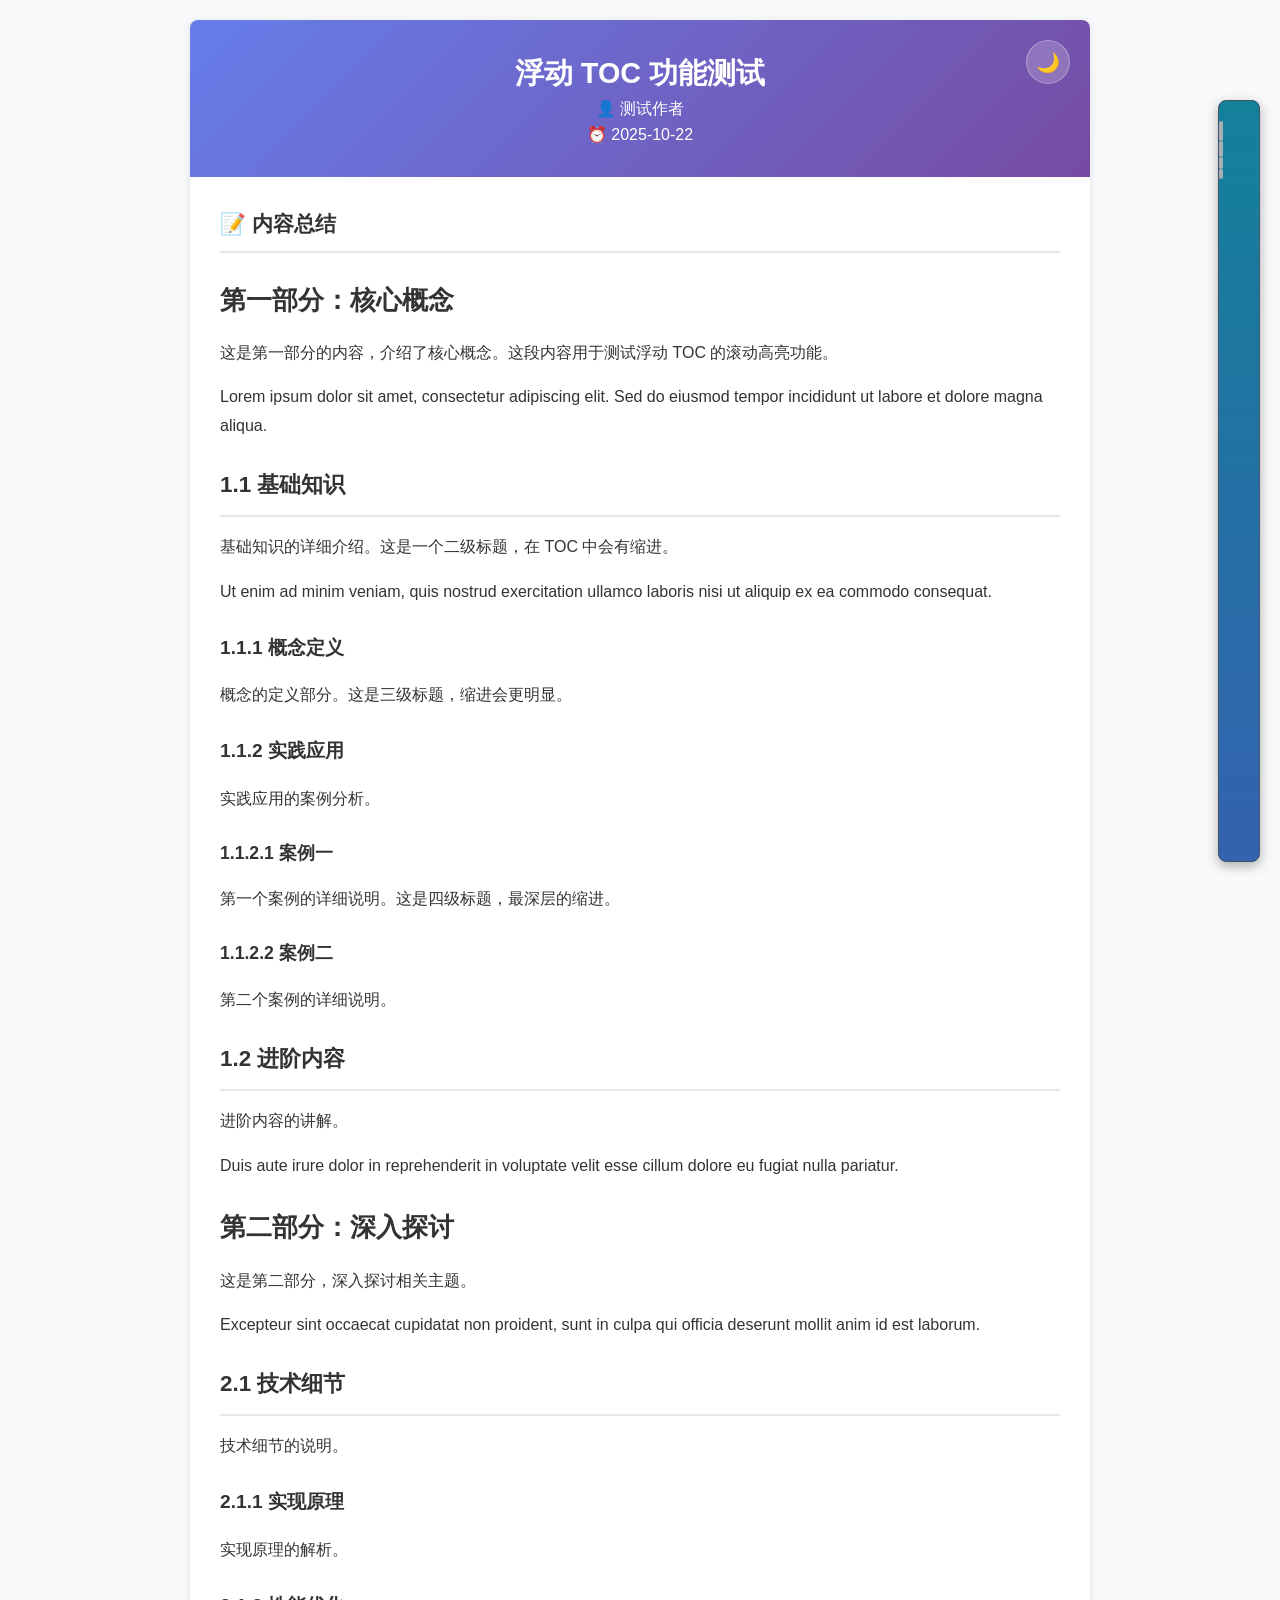
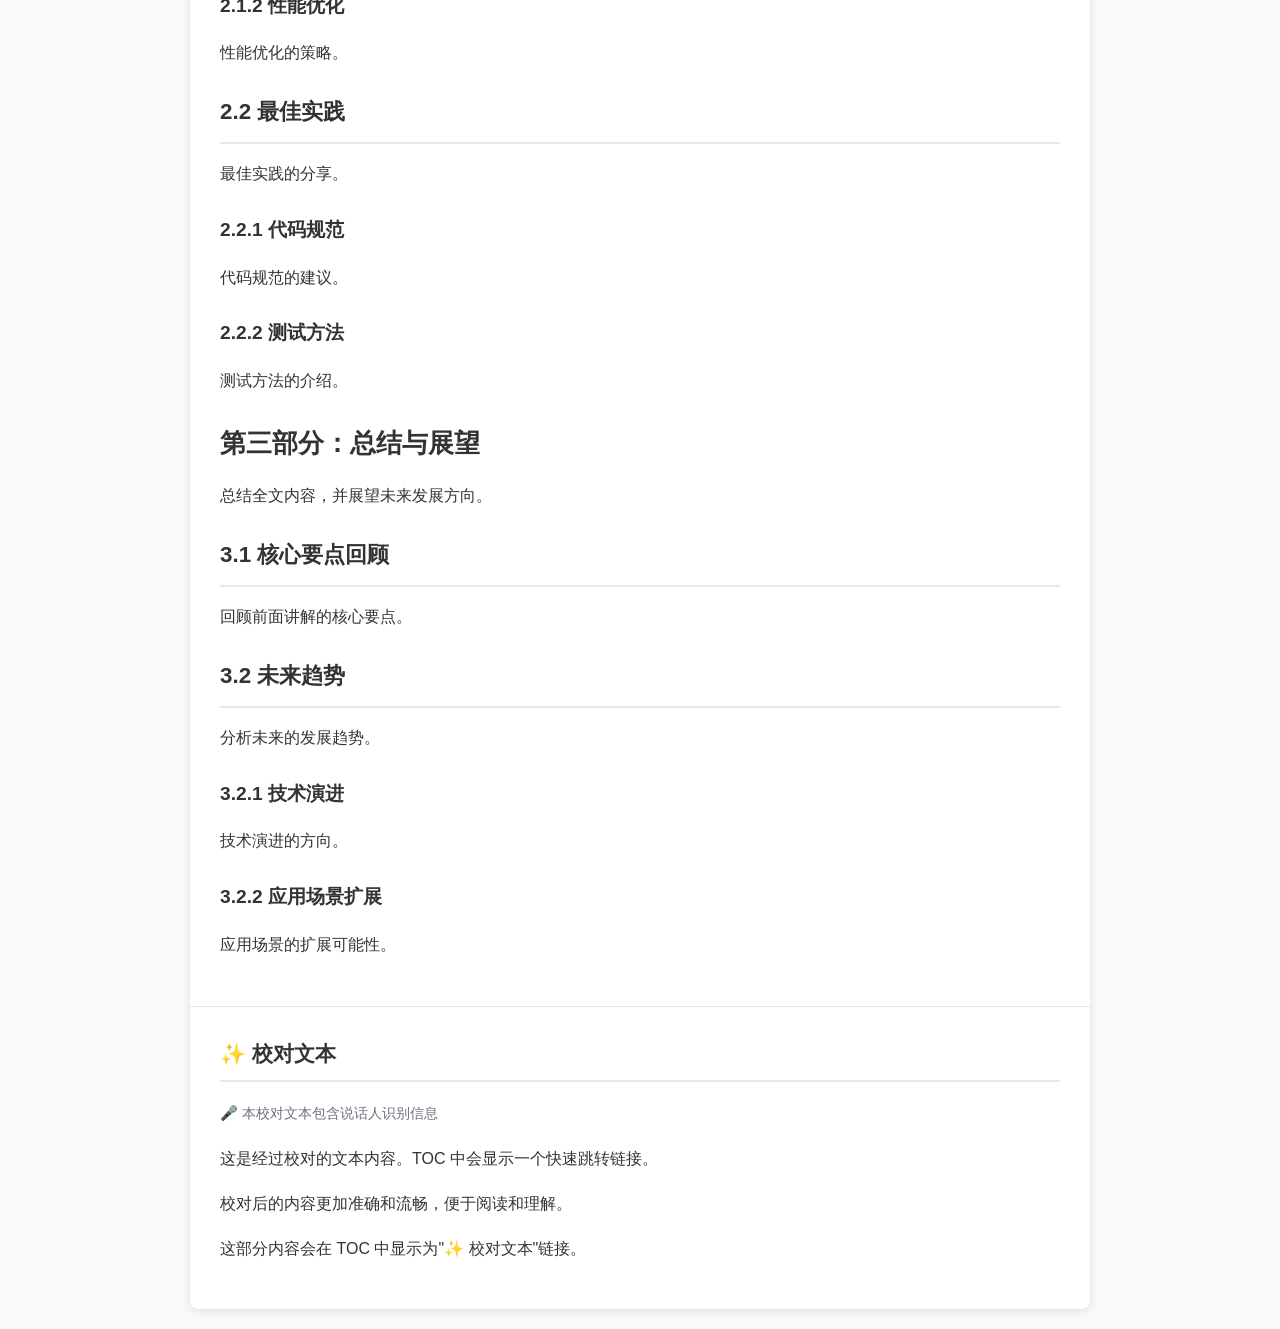
<file: tests/features/test_floating_toc.html>
<!DOCTYPE html>
<html lang="zh-CN">
<head>
    <meta charset="utf-8">
    <meta name="viewport" content="width=device-width, initial-scale=1.0">
    <title>浮动 TOC 功能测试</title>

    <!-- 引入 base.html 的样式 -->
    <style>
        /* CSS变量定义 - 主题系统 */
        :root {
            /* 浅色主题 */
            --bg-gradient-start: #667eea;
            --bg-gradient-end: #764ba2;
            --text-primary: #333;
            --text-secondary: #6b7280;
            --bg-primary: #ffffff;
            --bg-secondary: #f8f9fa;
            --bg-tertiary: #f3f4f6;
            --border-primary: #e5e7eb;
            --header-text: #ffffff;
        }

        /* 深色主题 */
        [data-theme="dark"] {
            --bg-gradient-start: #1e293b;
            --bg-gradient-end: #0f172a;
            --text-primary: #f8fafc;
            --text-secondary: #cbd5e1;
            --bg-primary: #1e293b;
            --bg-secondary: #334155;
            --bg-tertiary: #475569;
            --border-primary: #475569;
            --header-text: #f8fafc;
        }

        body {
            font-family: -apple-system, BlinkMacSystemFont, "Segoe UI", "Noto Sans CJK SC", "Microsoft YaHei", "Helvetica Neue", Arial, sans-serif;
            line-height: 1.6;
            color: var(--text-primary);
            max-width: 900px;
            margin: 0 auto;
            padding: 20px;
            background: var(--bg-secondary);
            transition: color 0.3s ease, background 0.3s ease;
        }

        .container {
            background: var(--bg-primary);
            border-radius: 8px;
            box-shadow: 0 2px 8px rgba(0,0,0,0.1);
            overflow: hidden;
            transition: background 0.3s ease;
        }

        .header {
            background: linear-gradient(135deg, var(--bg-gradient-start) 0%, var(--bg-gradient-end) 100%);
            color: var(--header-text);
            padding: 30px;
            text-align: center;
            position: relative;
        }

        .header h1 {
            margin: 0;
            font-size: 1.8rem;
            font-weight: 600;
        }

        .section {
            padding: 30px;
            border-bottom: 1px solid var(--border-primary);
        }

        .section:last-child {
            border-bottom: none;
        }

        .section h2 {
            margin: 0 0 20px 0;
            color: var(--text-primary);
            font-size: 1.3rem;
            border-bottom: 2px solid var(--border-primary);
            padding-bottom: 10px;
        }

        .content {
            line-height: 1.8;
            font-size: 1rem;
        }

        /* Markdown样式 */
        .content h1, .content h2, .content h3, .content h4, .content h5, .content h6 {
            margin-top: 24px;
            margin-bottom: 16px;
            font-weight: 600;
        }

        .content h1 { font-size: 1.6rem; }
        .content h2 { font-size: 1.4rem; }
        .content h3 { font-size: 1.2rem; }
        .content h4 { font-size: 1.1rem; }

        .content p {
            margin-bottom: 16px;
        }

        /* 主题切换按钮样式 */
        .theme-toggle {
            position: absolute;
            top: 20px;
            right: 20px;
            background: rgba(255, 255, 255, 0.2);
            border: 1px solid rgba(255, 255, 255, 0.3);
            border-radius: 50%;
            width: 44px;
            height: 44px;
            cursor: pointer;
            display: flex;
            align-items: center;
            justify-content: center;
            transition: all 0.3s ease;
            backdrop-filter: blur(10px);
            color: var(--header-text);
            font-size: 1.2rem;
        }

        .theme-toggle:hover {
            background: rgba(255, 255, 255, 0.3);
            transform: scale(1.05);
        }

        [data-theme="dark"] .theme-toggle {
            background: rgba(0, 0, 0, 0.2);
            border-color: rgba(0, 0, 0, 0.3);
        }
    </style>

    <!-- 引入浮动 TOC 样式 -->
    <link rel="stylesheet" href="../../src/web/static/css/floating-toc.css">
</head>
<body>
    <div class="container">
        <div class="header">
            <button id="theme-toggle" class="theme-toggle" title="切换主题">🌙</button>
            <h1>浮动 TOC 功能测试</h1>
            <div class="meta">
                👤 测试作者<br>
                ⏰ 2025-10-22
            </div>
        </div>

        <!-- 内容总结区块 -->
        <div class="section">
            <h2>📝 内容总结</h2>
            <div class="content">
                <h1>第一部分：核心概念</h1>
                <p>这是第一部分的内容，介绍了核心概念。这段内容用于测试浮动 TOC 的滚动高亮功能。</p>
                <p>Lorem ipsum dolor sit amet, consectetur adipiscing elit. Sed do eiusmod tempor incididunt ut labore et dolore magna aliqua.</p>

                <h2>1.1 基础知识</h2>
                <p>基础知识的详细介绍。这是一个二级标题，在 TOC 中会有缩进。</p>
                <p>Ut enim ad minim veniam, quis nostrud exercitation ullamco laboris nisi ut aliquip ex ea commodo consequat.</p>

                <h3>1.1.1 概念定义</h3>
                <p>概念的定义部分。这是三级标题，缩进会更明显。</p>

                <h3>1.1.2 实践应用</h3>
                <p>实践应用的案例分析。</p>

                <h4>1.1.2.1 案例一</h4>
                <p>第一个案例的详细说明。这是四级标题，最深层的缩进。</p>

                <h4>1.1.2.2 案例二</h4>
                <p>第二个案例的详细说明。</p>

                <h2>1.2 进阶内容</h2>
                <p>进阶内容的讲解。</p>
                <p>Duis aute irure dolor in reprehenderit in voluptate velit esse cillum dolore eu fugiat nulla pariatur.</p>

                <h1>第二部分：深入探讨</h1>
                <p>这是第二部分，深入探讨相关主题。</p>
                <p>Excepteur sint occaecat cupidatat non proident, sunt in culpa qui officia deserunt mollit anim id est laborum.</p>

                <h2>2.1 技术细节</h2>
                <p>技术细节的说明。</p>

                <h3>2.1.1 实现原理</h3>
                <p>实现原理的解析。</p>

                <h3>2.1.2 性能优化</h3>
                <p>性能优化的策略。</p>

                <h2>2.2 最佳实践</h2>
                <p>最佳实践的分享。</p>

                <h3>2.2.1 代码规范</h3>
                <p>代码规范的建议。</p>

                <h3>2.2.2 测试方法</h3>
                <p>测试方法的介绍。</p>

                <h1>第三部分：总结与展望</h1>
                <p>总结全文内容，并展望未来发展方向。</p>

                <h2>3.1 核心要点回顾</h2>
                <p>回顾前面讲解的核心要点。</p>

                <h2>3.2 未来趋势</h2>
                <p>分析未来的发展趋势。</p>

                <h3>3.2.1 技术演进</h3>
                <p>技术演进的方向。</p>

                <h3>3.2.2 应用场景扩展</h3>
                <p>应用场景的扩展可能性。</p>
            </div>
        </div>

        <!-- 校对文本区块 -->
        <div class="section">
            <h2>✨ 校对文本</h2>
            <p style="color: var(--text-secondary); font-size: 0.9rem; margin-bottom: 20px;">
                🎤 本校对文本包含说话人识别信息
            </p>
            <div class="content">
                <p>这是经过校对的文本内容。TOC 中会显示一个快速跳转链接。</p>
                <p>校对后的内容更加准确和流畅，便于阅读和理解。</p>
                <p>这部分内容会在 TOC 中显示为"✨ 校对文本"链接。</p>
            </div>
        </div>
    </div>

    <!-- 主题切换脚本 -->
    <script>
        document.addEventListener('DOMContentLoaded', function() {
            const THEME_KEY = 'vta_theme_preference';

            function getStoredTheme() {
                try {
                    const value = localStorage.getItem(THEME_KEY);
                    return value ? JSON.parse(value) : null;
                } catch (e) {
                    return null;
                }
            }

            function setStoredTheme(theme) {
                try {
                    localStorage.setItem(THEME_KEY, JSON.stringify(theme));
                } catch (e) {
                    console.error('Failed to save theme preference');
                }
            }

            function detectSystemTheme() {
                if (window.matchMedia && window.matchMedia('(prefers-color-scheme: dark)').matches) {
                    return 'dark';
                }
                return 'light';
            }

            function applyTheme(theme) {
                const body = document.body;
                const themeToggle = document.getElementById('theme-toggle');

                if (theme === 'dark') {
                    body.setAttribute('data-theme', 'dark');
                    if (themeToggle) {
                        themeToggle.textContent = '☀️';
                        themeToggle.title = '切换到浅色模式';
                    }
                } else {
                    body.removeAttribute('data-theme');
                    if (themeToggle) {
                        themeToggle.textContent = '🌙';
                        themeToggle.title = '切换到深色模式';
                    }
                }
            }

            function toggleTheme() {
                const currentTheme = document.body.hasAttribute('data-theme') ? 'dark' : 'light';
                const newTheme = currentTheme === 'dark' ? 'light' : 'dark';
                setStoredTheme(newTheme);
                applyTheme(newTheme);
            }

            // 初始化主题
            const savedTheme = getStoredTheme();
            const theme = savedTheme || detectSystemTheme();
            applyTheme(theme);

            // 绑定切换按钮
            const themeToggle = document.getElementById('theme-toggle');
            if (themeToggle) {
                themeToggle.addEventListener('click', toggleTheme);
            }
        });
    </script>

    <!-- 引入浮动 TOC 脚本 -->
    <script src="../../src/web/static/js/floating-toc.js"></script>
</body>
</html>
</file>
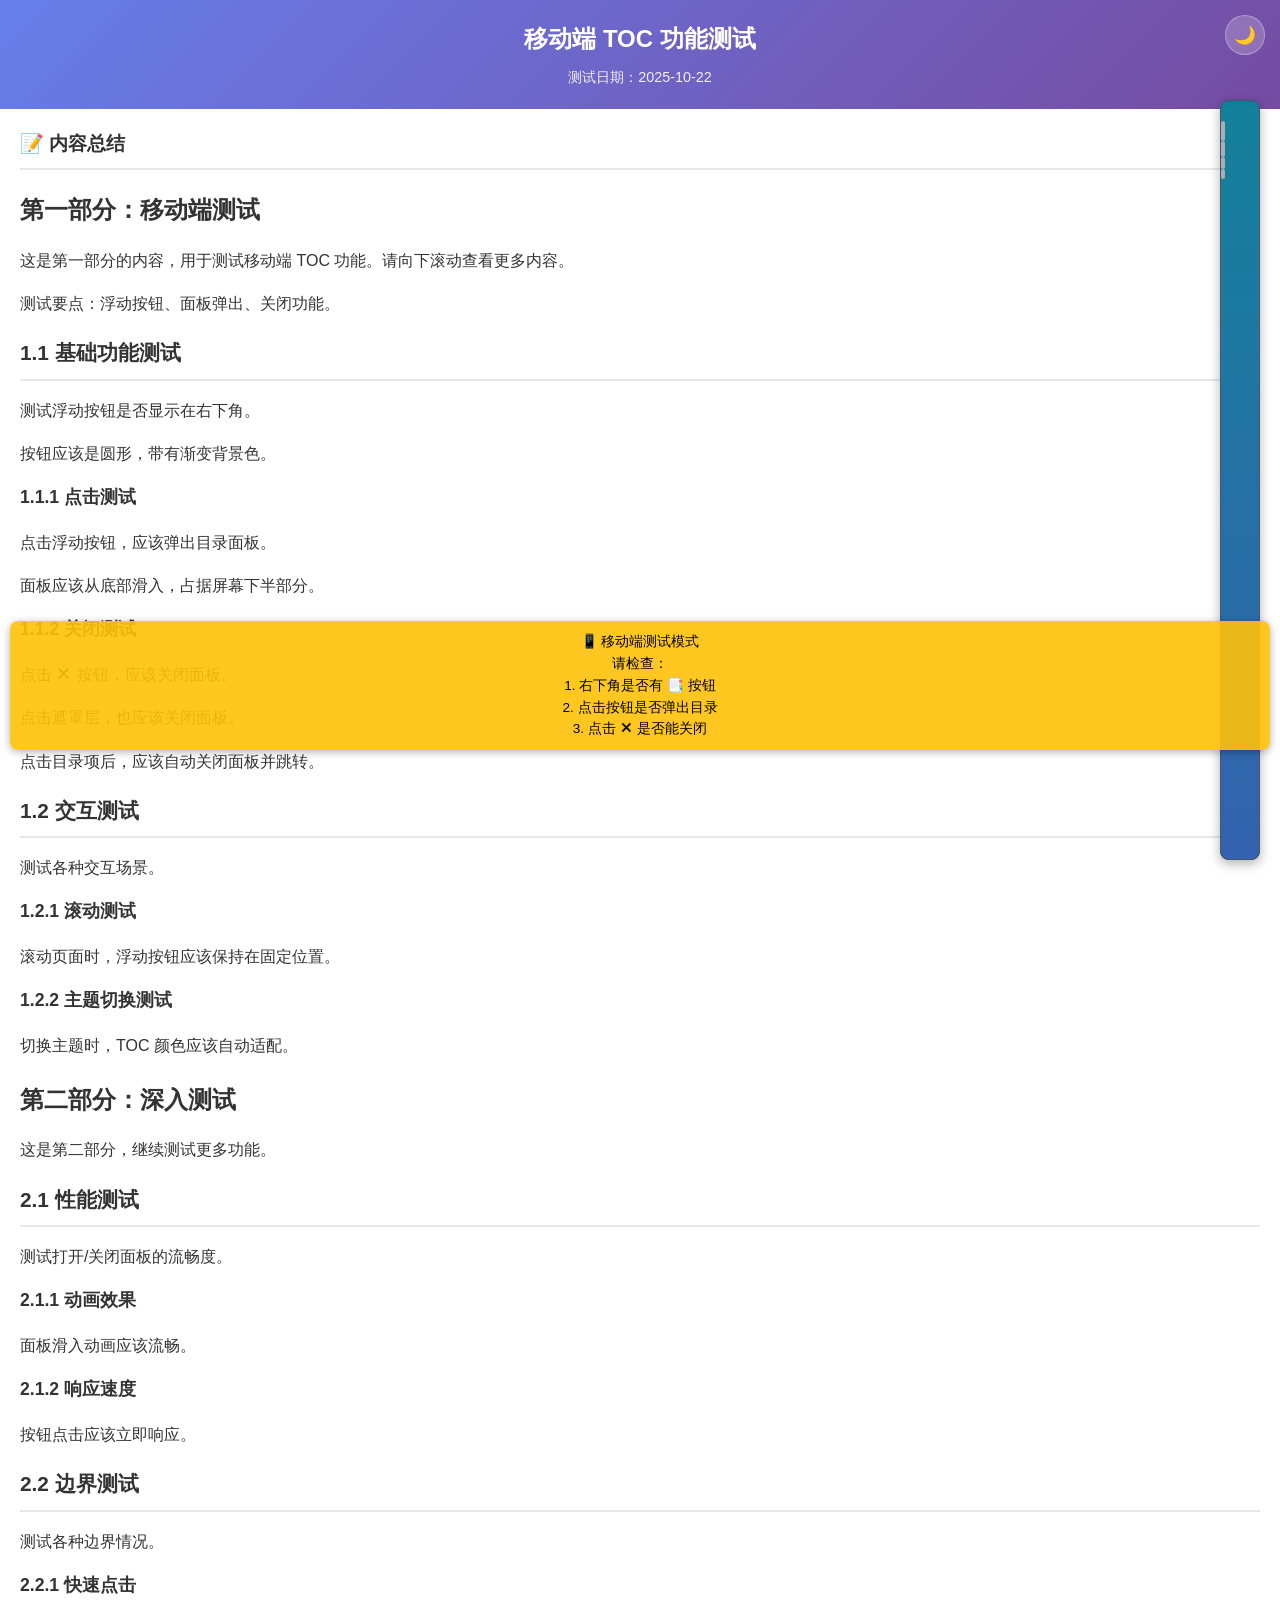
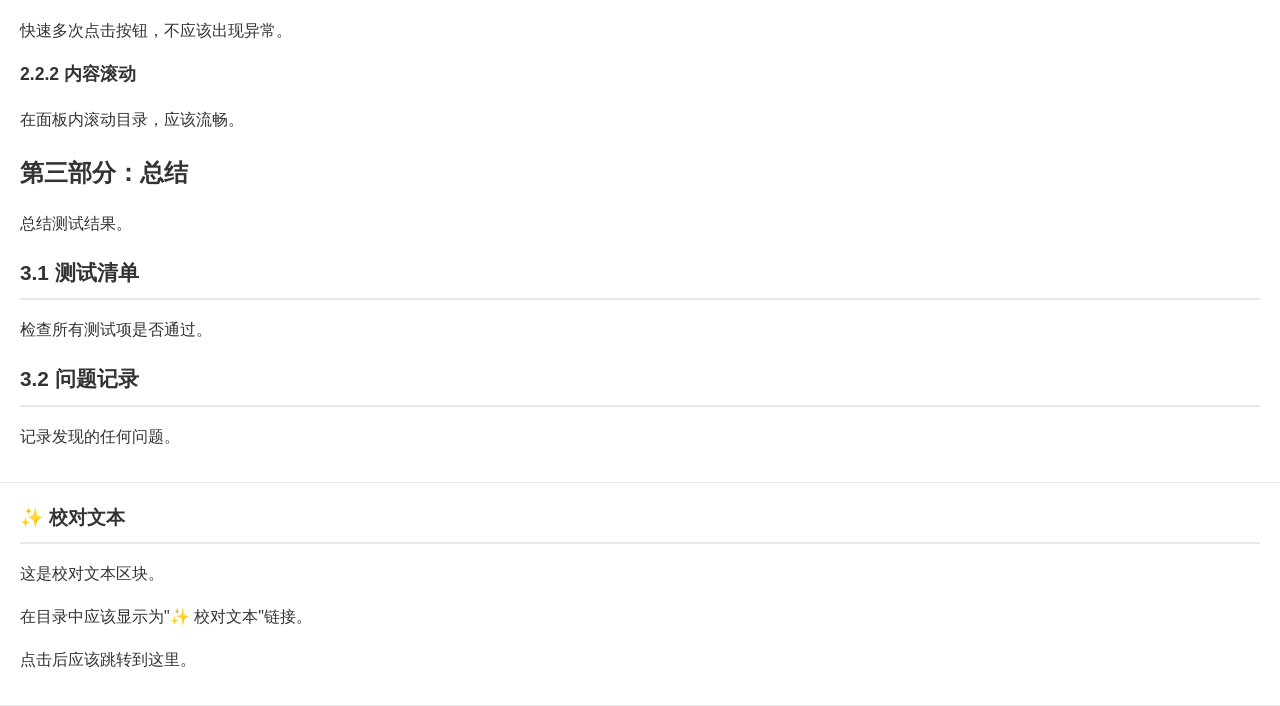
<file: tests/features/test_mobile_toc.html>
<!DOCTYPE html>
<html lang="zh-CN">
<head>
    <meta charset="utf-8">
    <meta name="viewport" content="width=device-width, initial-scale=1.0, user-scalable=yes">
    <title>移动端 TOC 测试</title>

    <!-- 基础样式 -->
    <style>
        :root {
            --bg-gradient-start: #667eea;
            --bg-gradient-end: #764ba2;
            --text-primary: #333;
            --text-secondary: #6b7280;
            --bg-primary: #ffffff;
            --bg-secondary: #f8f9fa;
            --bg-tertiary: #f3f4f6;
            --border-primary: #e5e7eb;
            --header-text: #ffffff;
        }

        [data-theme="dark"] {
            --bg-gradient-start: #1e293b;
            --bg-gradient-end: #0f172a;
            --text-primary: #f8fafc;
            --text-secondary: #cbd5e1;
            --bg-primary: #1e293b;
            --bg-secondary: #334155;
            --bg-tertiary: #475569;
            --border-primary: #475569;
            --header-text: #f8fafc;
        }

        * {
            box-sizing: border-box;
        }

        body {
            font-family: -apple-system, BlinkMacSystemFont, "Segoe UI", sans-serif;
            line-height: 1.6;
            color: var(--text-primary);
            margin: 0;
            padding: 0;
            background: var(--bg-secondary);
            transition: background 0.3s ease;
        }

        .container {
            max-width: 100%;
            margin: 0;
            background: var(--bg-primary);
            min-height: 100vh;
        }

        .header {
            background: linear-gradient(135deg, var(--bg-gradient-start) 0%, var(--bg-gradient-end) 100%);
            color: var(--header-text);
            padding: 20px;
            text-align: center;
            position: relative;
        }

        .header h1 {
            margin: 0;
            font-size: 1.5rem;
            font-weight: 600;
        }

        .header .meta {
            margin-top: 8px;
            font-size: 0.9rem;
            opacity: 0.9;
        }

        .theme-toggle {
            position: absolute;
            top: 15px;
            right: 15px;
            background: rgba(255, 255, 255, 0.2);
            border: 1px solid rgba(255, 255, 255, 0.3);
            border-radius: 50%;
            width: 40px;
            height: 40px;
            cursor: pointer;
            display: flex;
            align-items: center;
            justify-content: center;
            font-size: 1.1rem;
            color: white;
        }

        .section {
            padding: 20px;
            border-bottom: 1px solid var(--border-primary);
        }

        .section h2 {
            margin: 0 0 15px 0;
            font-size: 1.2rem;
            border-bottom: 2px solid var(--border-primary);
            padding-bottom: 8px;
        }

        .content {
            line-height: 1.7;
        }

        .content h1 { font-size: 1.5rem; margin: 20px 0 12px; }
        .content h2 { font-size: 1.3rem; margin: 18px 0 10px; }
        .content h3 { font-size: 1.1rem; margin: 16px 0 8px; }
        .content h4 { font-size: 1rem; margin: 14px 0 6px; }

        .content p {
            margin-bottom: 12px;
        }

        .test-info {
            position: fixed;
            bottom: 150px;
            left: 10px;
            right: 10px;
            background: rgba(255, 193, 7, 0.9);
            color: #000;
            padding: 10px;
            border-radius: 8px;
            font-size: 0.85rem;
            text-align: center;
            z-index: 2000;
            box-shadow: 0 2px 8px rgba(0,0,0,0.3);
        }
    </style>

    <!-- 引入浮动 TOC 样式 -->
    <link rel="stylesheet" href="../../src/web/static/css/floating-toc.css">
</head>
<body>
    <!-- 测试提示 -->
    <div class="test-info" id="test-info">
        📱 移动端测试模式<br>
        请检查：<br>
        1. 右下角是否有 📑 按钮<br>
        2. 点击按钮是否弹出目录<br>
        3. 点击 ✕ 是否能关闭
    </div>

    <div class="container">
        <div class="header">
            <button id="theme-toggle" class="theme-toggle" title="切换主题">🌙</button>
            <h1>移动端 TOC 功能测试</h1>
            <div class="meta">
                测试日期：2025-10-22
            </div>
        </div>

        <!-- 内容总结区块 -->
        <div class="section">
            <h2>📝 内容总结</h2>
            <div class="content">
                <h1>第一部分：移动端测试</h1>
                <p>这是第一部分的内容，用于测试移动端 TOC 功能。请向下滚动查看更多内容。</p>
                <p>测试要点：浮动按钮、面板弹出、关闭功能。</p>

                <h2>1.1 基础功能测试</h2>
                <p>测试浮动按钮是否显示在右下角。</p>
                <p>按钮应该是圆形，带有渐变背景色。</p>

                <h3>1.1.1 点击测试</h3>
                <p>点击浮动按钮，应该弹出目录面板。</p>
                <p>面板应该从底部滑入，占据屏幕下半部分。</p>

                <h3>1.1.2 关闭测试</h3>
                <p>点击 ✕ 按钮，应该关闭面板。</p>
                <p>点击遮罩层，也应该关闭面板。</p>
                <p>点击目录项后，应该自动关闭面板并跳转。</p>

                <h2>1.2 交互测试</h2>
                <p>测试各种交互场景。</p>

                <h3>1.2.1 滚动测试</h3>
                <p>滚动页面时，浮动按钮应该保持在固定位置。</p>

                <h3>1.2.2 主题切换测试</h3>
                <p>切换主题时，TOC 颜色应该自动适配。</p>

                <h1>第二部分：深入测试</h1>
                <p>这是第二部分，继续测试更多功能。</p>

                <h2>2.1 性能测试</h2>
                <p>测试打开/关闭面板的流畅度。</p>

                <h3>2.1.1 动画效果</h3>
                <p>面板滑入动画应该流畅。</p>

                <h3>2.1.2 响应速度</h3>
                <p>按钮点击应该立即响应。</p>

                <h2>2.2 边界测试</h2>
                <p>测试各种边界情况。</p>

                <h3>2.2.1 快速点击</h3>
                <p>快速多次点击按钮，不应该出现异常。</p>

                <h3>2.2.2 内容滚动</h3>
                <p>在面板内滚动目录，应该流畅。</p>

                <h1>第三部分：总结</h1>
                <p>总结测试结果。</p>

                <h2>3.1 测试清单</h2>
                <p>检查所有测试项是否通过。</p>

                <h2>3.2 问题记录</h2>
                <p>记录发现的任何问题。</p>
            </div>
        </div>

        <!-- 校对文本区块 -->
        <div class="section">
            <h2>✨ 校对文本</h2>
            <div class="content">
                <p>这是校对文本区块。</p>
                <p>在目录中应该显示为"✨ 校对文本"链接。</p>
                <p>点击后应该跳转到这里。</p>
            </div>
        </div>
    </div>

    <!-- 主题切换脚本 -->
    <script>
        document.addEventListener('DOMContentLoaded', function() {
            const THEME_KEY = 'vta_theme_preference';

            function getStoredTheme() {
                try {
                    return localStorage.getItem(THEME_KEY) ? JSON.parse(localStorage.getItem(THEME_KEY)) : null;
                } catch (e) {
                    return null;
                }
            }

            function setStoredTheme(theme) {
                try {
                    localStorage.setItem(THEME_KEY, JSON.stringify(theme));
                } catch (e) {
                    console.error('Failed to save theme preference');
                }
            }

            function detectSystemTheme() {
                return (window.matchMedia && window.matchMedia('(prefers-color-scheme: dark)').matches) ? 'dark' : 'light';
            }

            function applyTheme(theme) {
                const body = document.body;
                const themeToggle = document.getElementById('theme-toggle');

                if (theme === 'dark') {
                    body.setAttribute('data-theme', 'dark');
                    if (themeToggle) themeToggle.textContent = '☀️';
                } else {
                    body.removeAttribute('data-theme');
                    if (themeToggle) themeToggle.textContent = '🌙';
                }
            }

            function toggleTheme() {
                const currentTheme = document.body.hasAttribute('data-theme') ? 'dark' : 'light';
                const newTheme = currentTheme === 'dark' ? 'light' : 'dark';
                setStoredTheme(newTheme);
                applyTheme(newTheme);
            }

            const savedTheme = getStoredTheme();
            const theme = savedTheme || detectSystemTheme();
            applyTheme(theme);

            const themeToggle = document.getElementById('theme-toggle');
            if (themeToggle) {
                themeToggle.addEventListener('click', toggleTheme);
            }

            // 5秒后自动隐藏测试提示
            setTimeout(() => {
                const testInfo = document.getElementById('test-info');
                if (testInfo) {
                    testInfo.style.transition = 'opacity 0.5s ease';
                    testInfo.style.opacity = '0';
                    setTimeout(() => testInfo.remove(), 500);
                }
            }, 5000);
        });
    </script>

    <!-- 引入浮动 TOC 脚本 -->
    <script src="../../src/web/static/js/floating-toc.js"></script>
</body>
</html>
</file>
<file: src/web/static/css/floating-toc.css>
/**
 * 浮动 TOC (Table of Contents) 样式
 * 支持 PC 端和移动端响应式设计
 */

/* ========== CSS 变量定义 ========== */
:root {
    /* PC 端浮动 TOC */
    --toc-width-collapsed: 2.5rem;
    --toc-width-expanded: 280px;
    --toc-right-offset: 20px;
    --toc-top-offset: 100px;

    /* 深色主题（默认） */
    --toc-bg: rgba(30, 41, 59, 0.95);
    --toc-border: #475569;
    --toc-text: #f8fafc;
    --toc-text-secondary: #cbd5e1;
    --toc-active: #06B6D4;
    --toc-hover: #334155;
    --toc-indicator-start: #06B6D4;
    --toc-indicator-end: #3B82F6;
    --toc-shadow: rgba(0, 0, 0, 0.3);

    /* 移动端浮动按钮 */
    --toc-mobile-btn-size: 56px;
    --toc-mobile-btn-bottom: 80px;
    --toc-mobile-btn-right: 20px;
}

/* 浅色主题 */
[data-theme="light"] {
    --toc-bg: rgba(255, 255, 255, 0.95);
    --toc-border: #e5e7eb;
    --toc-text: #333;
    --toc-text-secondary: #6b7280;
    --toc-active: #667eea;
    --toc-hover: #f3f4f6;
    --toc-indicator-start: #667eea;
    --toc-indicator-end: #764ba2;
    --toc-shadow: rgba(0, 0, 0, 0.1);
}

/* ========== PC 端浮动 TOC ========== */
.floating-toc-container {
    position: fixed;
    top: var(--toc-top-offset);
    right: var(--toc-right-offset);
    width: var(--toc-width-collapsed);
    max-height: calc(100vh - var(--toc-top-offset) - 40px);
    background: var(--toc-bg);
    border: 1px solid var(--toc-border);
    border-radius: 8px;
    box-shadow: 0 4px 12px var(--toc-shadow);
    transition: width 0.3s cubic-bezier(0.34, 1.56, 0.64, 1),
                background 0.3s ease,
                border 0.3s ease;
    z-index: 1000;
    overflow: hidden;
    backdrop-filter: blur(10px);
}

/* 悬停或固定时展开 */
.floating-toc-container:hover,
.floating-toc-container.pinned {
    width: var(--toc-width-expanded);
}

/* 收起状态下的指示线 */
.floating-toc-container.collapsed .toc-indicator {
    display: block;
}

.floating-toc-container:hover .toc-indicator,
.floating-toc-container.pinned .toc-indicator {
    display: none;
}

/* 指示线样式 */
.toc-indicator {
    position: absolute;
    top: 0;
    left: 0;
    right: 0;
    bottom: 0;
    display: flex;
    flex-direction: column;
    align-items: center;
    justify-content: center;
    gap: 8px;
    padding: 20px 0;
    background: linear-gradient(180deg, var(--toc-indicator-start) 0%, var(--toc-indicator-end) 100%);
    opacity: 0.6;
    transition: opacity 0.3s ease;
}

.toc-indicator-line {
    width: 4px;
    background: white;
    border-radius: 2px;
    transition: height 0.3s ease;
}

.toc-indicator-line:nth-child(1) { height: 20px; }
.toc-indicator-line:nth-child(2) { height: 16px; }
.toc-indicator-line:nth-child(3) { height: 12px; }
.toc-indicator-line:nth-child(4) { height: 10px; }

.floating-toc-container:hover .toc-indicator {
    opacity: 0.8;
}

/* TOC 头部 */
.toc-header {
    display: flex;
    align-items: center;
    justify-content: space-between;
    padding: 12px 16px;
    border-bottom: 1px solid var(--toc-border);
    background: var(--toc-bg);
    opacity: 0;
    transition: opacity 0.3s ease, background 0.3s ease, border 0.3s ease;
}

.floating-toc-container:hover .toc-header,
.floating-toc-container.pinned .toc-header {
    opacity: 1;
}

.toc-title {
    font-size: 0.9rem;
    font-weight: 600;
    color: var(--toc-text);
    display: flex;
    align-items: center;
    gap: 6px;
    transition: color 0.3s ease;
}

.toc-pin-btn {
    background: none;
    border: none;
    cursor: pointer;
    font-size: 1.1rem;
    padding: 6px;
    border-radius: 6px;
    transition: all 0.3s ease;
    color: var(--toc-text-secondary);
    display: flex;
    align-items: center;
    justify-content: center;
    position: relative;
    min-width: 32px;
    min-height: 32px;
}

.toc-pin-btn:hover {
    background: var(--toc-hover);
    transform: scale(1.05);
}

.toc-pin-btn:active {
    transform: scale(0.95);
}

/* 已固定状态 */
.toc-pin-btn.pinned {
    background: linear-gradient(135deg, var(--toc-indicator-start) 0%, var(--toc-indicator-end) 100%);
    color: white;
    box-shadow: 0 2px 8px rgba(0, 0, 0, 0.15);
    transform: rotate(45deg);
}

.toc-pin-btn.pinned:hover {
    box-shadow: 0 4px 12px rgba(0, 0, 0, 0.2);
    transform: rotate(45deg) scale(1.05);
}

/* Pin 按钮动画 */
@keyframes pinRotate {
    0% { transform: rotate(0deg); }
    50% { transform: rotate(15deg) scale(1.1); }
    100% { transform: rotate(45deg); }
}

@keyframes unpinRotate {
    0% { transform: rotate(45deg); }
    50% { transform: rotate(30deg) scale(1.1); }
    100% { transform: rotate(0deg); }
}

.toc-pin-btn.animating-pin {
    animation: pinRotate 0.4s ease-out forwards;
}

.toc-pin-btn.animating-unpin {
    animation: unpinRotate 0.4s ease-out forwards;
}

/* TOC 内容区域 */
.toc-content {
    max-height: calc(100vh - var(--toc-top-offset) - 100px);
    overflow-y: auto;
    padding: 12px 0;
    opacity: 0;
    transition: opacity 0.3s ease;
}

.floating-toc-container:hover .toc-content,
.floating-toc-container.pinned .toc-content {
    opacity: 1;
}

/* 自定义滚动条 */
.toc-content::-webkit-scrollbar {
    width: 6px;
}

.toc-content::-webkit-scrollbar-track {
    background: transparent;
}

.toc-content::-webkit-scrollbar-thumb {
    background: var(--toc-border);
    border-radius: 3px;
}

.toc-content::-webkit-scrollbar-thumb:hover {
    background: var(--toc-text-secondary);
}

/* TOC 列表 */
.toc-list {
    list-style: none;
    padding: 0;
    margin: 0;
}

.toc-item {
    margin: 0;
}

.toc-link {
    display: block;
    padding: 8px 16px;
    color: var(--toc-text);
    text-decoration: none;
    font-size: 0.875rem;
    line-height: 1.4;
    transition: all 0.2s ease;
    border-left: 3px solid transparent;
    cursor: pointer;
}

.toc-link:hover {
    background: var(--toc-hover);
    color: var(--toc-active);
}

.toc-link.active {
    color: var(--toc-active);
    background: var(--toc-hover);
    border-left-color: var(--toc-active);
    font-weight: 500;
}

/* 层级缩进 */
.toc-link[data-level="1"] { padding-left: 16px; }
.toc-link[data-level="2"] { padding-left: 32px; }
.toc-link[data-level="3"] { padding-left: 48px; }
.toc-link[data-level="4"] { padding-left: 64px; }

/* 特殊链接样式（如"校对文本"） */
.toc-link.toc-anchor {
    font-weight: 500;
    color: var(--toc-text-secondary);
    border-top: 1px solid var(--toc-border);
    margin-top: 8px;
    padding-top: 16px;
}

.toc-link.toc-anchor:hover {
    color: var(--toc-active);
}

/* 区块标题 */
.toc-section-title {
    padding: 8px 16px 4px 16px;
    font-size: 0.75rem;
    font-weight: 600;
    color: var(--toc-text-secondary);
    text-transform: uppercase;
    letter-spacing: 0.05em;
    transition: color 0.3s ease;
}

/* ========== 移动端样式 ========== */
@media (max-width: 768px) {
    /* 隐藏 PC 端浮动 TOC */
    .floating-toc-container {
        display: none;
    }

    /* 显示移动端浮动按钮 */
    .floating-toc-mobile-btn {
        display: flex !important;
    }

    /* 移动端 TOC 面板 - 默认隐藏，只有带 show 类时才显示 */
    .floating-toc-mobile-panel {
        display: none;
    }

    .floating-toc-mobile-panel.show {
        display: block;
    }
}

/* 移动端浮动按钮 */
.floating-toc-mobile-btn {
    display: none; /* 默认隐藏，移动端显示 */
    position: fixed;
    bottom: var(--toc-mobile-btn-bottom);
    right: var(--toc-mobile-btn-right);
    width: var(--toc-mobile-btn-size);
    height: var(--toc-mobile-btn-size);
    border-radius: 50%;
    background: linear-gradient(135deg, var(--toc-indicator-start) 0%, var(--toc-indicator-end) 100%);
    color: white;
    border: none;
    box-shadow: 0 4px 12px var(--toc-shadow);
    cursor: pointer;
    z-index: 999;
    align-items: center;
    justify-content: center;
    font-size: 1.5rem;
    transition: transform 0.3s ease, box-shadow 0.3s ease;
}

.floating-toc-mobile-btn:hover {
    transform: scale(1.05);
    box-shadow: 0 6px 16px var(--toc-shadow);
}

.floating-toc-mobile-btn:active {
    transform: scale(0.95);
}

/* 移动端 TOC 面板 */
.floating-toc-mobile-panel {
    display: none; /* 默认隐藏 */
    position: fixed;
    top: 0;
    left: 0;
    right: 0;
    bottom: 0;
    z-index: 1001;
}

.floating-toc-mobile-panel.show {
    display: block !important;
}

/* 遮罩层 */
.toc-mobile-overlay {
    position: absolute;
    top: 0;
    left: 0;
    right: 0;
    bottom: 0;
    background: rgba(0, 0, 0, 0.5);
    backdrop-filter: blur(2px);
    animation: fadeIn 0.3s ease;
}

/* 面板内容（从底部滑入） */
.toc-mobile-content {
    position: absolute;
    left: 0;
    right: 0;
    bottom: 0;
    max-height: 60vh;
    background: var(--toc-bg);
    border-radius: 16px 16px 0 0;
    box-shadow: 0 -4px 20px var(--toc-shadow);
    animation: slideUp 0.3s cubic-bezier(0.34, 1.56, 0.64, 1);
    display: flex;
    flex-direction: column;
}

/* 面板头部 */
.toc-mobile-header {
    display: flex;
    align-items: center;
    justify-content: space-between;
    padding: 16px 20px;
    border-bottom: 1px solid var(--toc-border);
}

.toc-mobile-title {
    font-size: 1.1rem;
    font-weight: 600;
    color: var(--toc-text);
    display: flex;
    align-items: center;
    gap: 8px;
}

.toc-mobile-close-btn {
    background: none;
    border: none;
    font-size: 1.5rem;
    color: var(--toc-text-secondary);
    cursor: pointer;
    padding: 4px;
    line-height: 1;
    transition: color 0.2s ease;
}

.toc-mobile-close-btn:hover {
    color: var(--toc-text);
}

/* 面板内容区域 */
.toc-mobile-body {
    flex: 1;
    overflow-y: auto;
    padding: 12px 0;
}

.toc-mobile-body .toc-list {
    padding: 0 8px;
}

.toc-mobile-body .toc-link {
    padding: 12px 16px;
    font-size: 1rem;
    border-radius: 8px;
    margin-bottom: 4px;
}

/* ========== 动画定义 ========== */
@keyframes fadeIn {
    from {
        opacity: 0;
    }
    to {
        opacity: 1;
    }
}

@keyframes slideUp {
    from {
        transform: translateY(100%);
    }
    to {
        transform: translateY(0);
    }
}

/* ========== 无障碍优化 ========== */
@media (prefers-reduced-motion: reduce) {
    .floating-toc-container,
    .toc-link,
    .toc-pin-btn,
    .floating-toc-mobile-btn,
    .toc-mobile-overlay,
    .toc-mobile-content {
        transition: none;
        animation: none;
    }
}

/* ========== 打印样式 ========== */
@media print {
    .floating-toc-container,
    .floating-toc-mobile-btn,
    .floating-toc-mobile-panel {
        display: none !important;
    }
}
</file>
